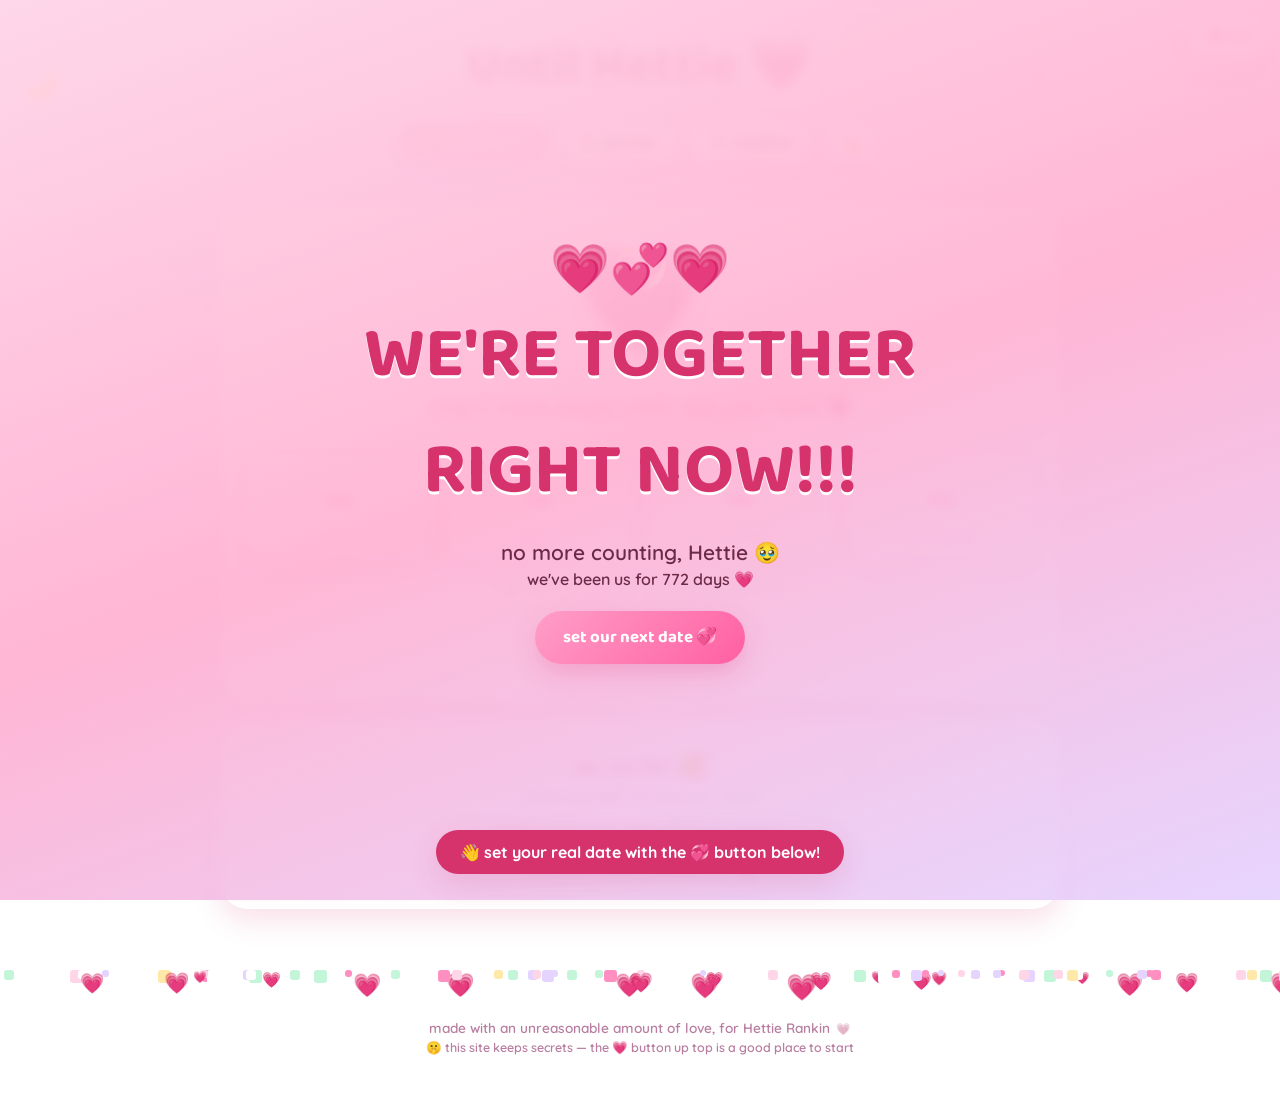
<file: index.html>
<!DOCTYPE html>
<html lang="en">
<head>
  <meta charset="UTF-8">
  <meta name="viewport" content="width=device-width, initial-scale=1.0">
  <title>Until Hettie 💗</title>
  <link rel="icon" href="data:image/svg+xml,<svg xmlns=%22http://www.w3.org/2000/svg%22 viewBox=%220 0 100 100%22><text y=%22.9em%22 font-size=%2290%22>💗</text></svg>">
  <link rel="preconnect" href="https://fonts.googleapis.com">
  <link href="https://fonts.googleapis.com/css2?family=Baloo+2:wght@500;700;800&family=Quicksand:wght@500;600;700&display=swap" rel="stylesheet">
  <link rel="stylesheet" href="css/style.css">
</head>
<body>
  <header>
    <h1 class="site-title">Until Hettie <span id="title-heart">💗</span></h1>
    <nav class="nav">
      <a href="index.html" class="active"><span class="hg">⏳</span> countdown</a>
      <a href="garden.html">🌷 garden</a>
      <a href="mailbox.html">💌 mailbox</a>
      <a href="treasure.html" class="lock" title="locked… for now">🔒</a>
    </nav>
  </header>

  <main>
    <section class="card">
      <div class="mascot" id="mascot">💗</div>
      <div>
        <button class="hh" data-hh="h1" aria-label="a tiny secret">💗</button>
      </div>
      <p class="caption swap" id="caption">counting the seconds…</p>

      <div class="cd-grid">
        <div class="cd-cell"><span class="cd-num" id="cd-days">–</span><span class="cd-label">days</span></div>
        <div class="cd-cell"><span class="cd-num" id="cd-hours">–</span><span class="cd-label">hours</span></div>
        <div class="cd-cell"><span class="cd-num" id="cd-mins">–</span><span class="cd-label">minutes</span></div>
        <div class="cd-cell"><span class="cd-num" id="cd-secs">–</span><span class="cd-label">seconds</span></div>
      </div>

      <div class="progress">
        <div id="progress-hearts">🤍🤍🤍🤍🤍🤍🤍🤍🤍🤍</div>
        <p class="muted" id="progress-label"></p>
      </div>

      <div class="milestone" id="milestone" hidden></div>

      <p style="margin-top:18px">
        <button class="btn" id="change-date">💞 change our date</button>
      </p>
    </section>

    <section class="card us-card">
      <h2>us, so far 🥰</h2>
      <p class="muted">since the 24th of October, 2024</p>
      <p id="us-timer">…</p>
      <p class="muted tiny" id="us-beats"></p>
    </section>
  </main>

  <footer>
    made with an unreasonable amount of love, for Hettie Rankin
    <button class="hh" data-hh="h2" aria-label="a tiny secret">💗</button>
    <br><span class="tiny">🤫 this site keeps secrets — the 💗 button up top is a good place to start</span>
  </footer>

  <div class="modal-backdrop" id="setter-modal" hidden>
    <div class="modal">
      <button class="modal-close" data-close>✕</button>
      <h2>💞 when do we see each other?</h2>
      <p class="muted">this updates for both of us, wherever we are</p>
      <form id="setter-form" style="margin-top:14px; display:grid; gap:12px; justify-items:center">
        <input type="datetime-local" id="date-input" required>
        <button type="submit" class="btn" id="setter-save">save for both of us 💌</button>
      </form>
    </div>
  </div>

  <script src="js/config.js"></script>
  <script src="js/notes.js"></script>
  <script src="js/sync.js"></script>
  <script src="js/effects.js"></script>
  <script src="js/medals.js"></script>
  <script src="js/eggs.js"></script>
  <script src="js/countdown.js"></script>
</body>
</html>
</file>
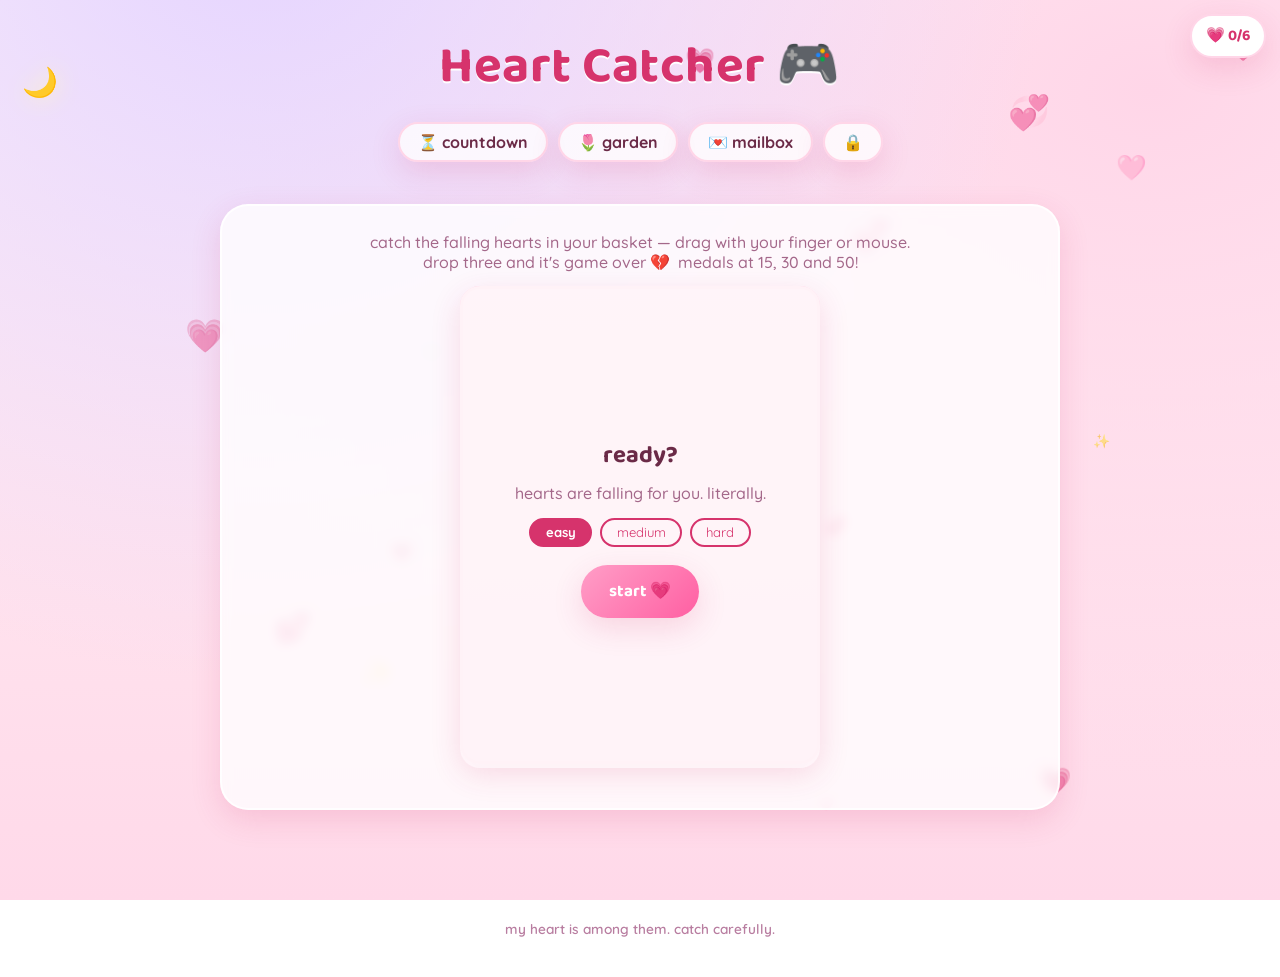
<file: arcade.html>
<!DOCTYPE html>
<html lang="en">
<head>
  <meta charset="UTF-8">
  <meta name="viewport" content="width=device-width, initial-scale=1.0">
  <title>Heart Catcher 🎮</title>
  <link rel="icon" href="data:image/svg+xml,<svg xmlns=%22http://www.w3.org/2000/svg%22 viewBox=%220 0 100 100%22><text y=%22.9em%22 font-size=%2290%22>🎮</text></svg>">
  <link rel="preconnect" href="https://fonts.googleapis.com">
  <link href="https://fonts.googleapis.com/css2?family=Baloo+2:wght@500;700;800&family=Quicksand:wght@500;600;700&display=swap" rel="stylesheet">
  <link rel="stylesheet" href="css/style.css">
</head>
<body>
  <header>
    <h1 class="site-title">Heart Catcher 🎮</h1>
    <nav class="nav">
      <a href="index.html"><span class="hg">⏳</span> countdown</a>
      <a href="garden.html">🌷 garden</a>
      <a href="mailbox.html">💌 mailbox</a>
      <a href="treasure.html" class="lock" title="locked… for now">🔒</a>
    </nav>
  </header>

  <main>
    <section class="card">
      <p class="muted">catch the falling hearts in your basket — drag with your finger or mouse.<br>
      drop three and it's game over 💔 &nbsp;medals at 15, 30 and 50!</p>
      <div class="game-wrap">
        <canvas id="game" width="360" height="480"></canvas>
        <div class="game-overlay" id="game-overlay">
          <h2 id="game-title">ready?</h2>
          <p class="muted" id="game-sub">hearts are falling for you. literally.</p>
          <div class="diff-picker">
            <button class="diff-btn active" data-diff="easy">easy</button>
            <button class="diff-btn" data-diff="medium">medium</button>
            <button class="diff-btn" data-diff="hard">hard</button>
          </div>
          <button class="btn" id="game-start">start 💗</button>
        </div>
      </div>
      <p class="muted tiny" id="game-best"></p>
    </section>
  </main>

  <footer>my heart is among them. catch carefully.</footer>

  <script src="js/config.js"></script>
  <script src="js/notes.js"></script>
  <script src="js/effects.js"></script>
  <script src="js/medals.js"></script>
  <script src="js/eggs.js"></script>
  <script src="js/arcade.js"></script>
</body>
</html>
</file>
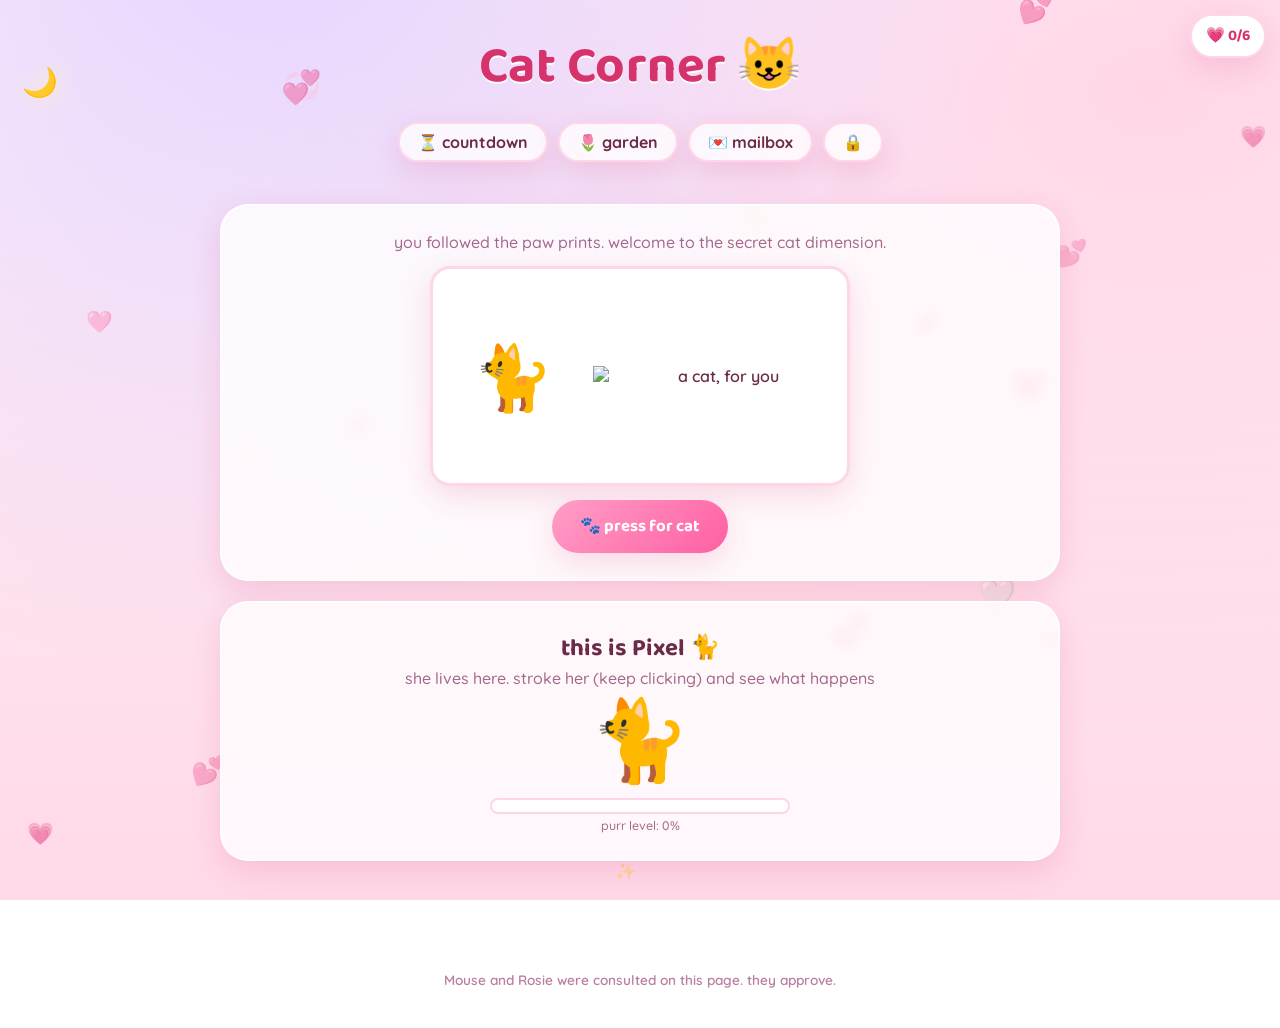
<file: catcorner.html>
<!DOCTYPE html>
<html lang="en">
<head>
  <meta charset="UTF-8">
  <meta name="viewport" content="width=device-width, initial-scale=1.0">
  <title>Cat Corner 😺 shh, it's a secret</title>
  <link rel="icon" href="data:image/svg+xml,<svg xmlns=%22http://www.w3.org/2000/svg%22 viewBox=%220 0 100 100%22><text y=%22.9em%22 font-size=%2290%22>😺</text></svg>">
  <link rel="preconnect" href="https://fonts.googleapis.com">
  <link href="https://fonts.googleapis.com/css2?family=Baloo+2:wght@500;700;800&family=Quicksand:wght@500;600;700&display=swap" rel="stylesheet">
  <link rel="stylesheet" href="css/style.css">
</head>
<body>
  <header>
    <h1 class="site-title">Cat Corner 😺</h1>
    <nav class="nav">
      <a href="index.html"><span class="hg">⏳</span> countdown</a>
      <a href="garden.html">🌷 garden</a>
      <a href="mailbox.html">💌 mailbox</a>
      <a href="treasure.html" class="lock" title="locked… for now">🔒</a>
    </nav>
  </header>

  <main>
    <section class="card">
      <p class="muted">you followed the paw prints. welcome to the secret cat dimension.</p>
      <div class="cat-frame" id="cat-frame">
        <span class="cat-placeholder" id="cat-placeholder">🐈</span>
        <img id="cat-img" alt="a cat, for you" hidden>
      </div>
      <button class="btn" id="cat-btn">🐾 press for cat</button>
      <p class="muted tiny" id="cat-count"></p>
    </section>

    <section class="card">
      <h2>this is Pixel 🐈</h2>
      <p class="muted">she lives here. stroke her (keep clicking) and see what happens</p>
      <div class="pet-cat" id="pet-cat">🐈</div>
      <div class="purr-meter"><div class="purr-fill" id="purr-fill"></div></div>
      <p class="muted tiny" id="purr-label">purr level: 0%</p>
    </section>
  </main>

  <footer>Mouse and Rosie were consulted on this page. they approve.</footer>

  <script src="js/config.js"></script>
  <script src="js/notes.js"></script>
  <script src="js/effects.js"></script>
  <script src="js/medals.js"></script>
  <script src="js/eggs.js"></script>
  <script src="js/catcorner.js"></script>
</body>
</html>
</file>
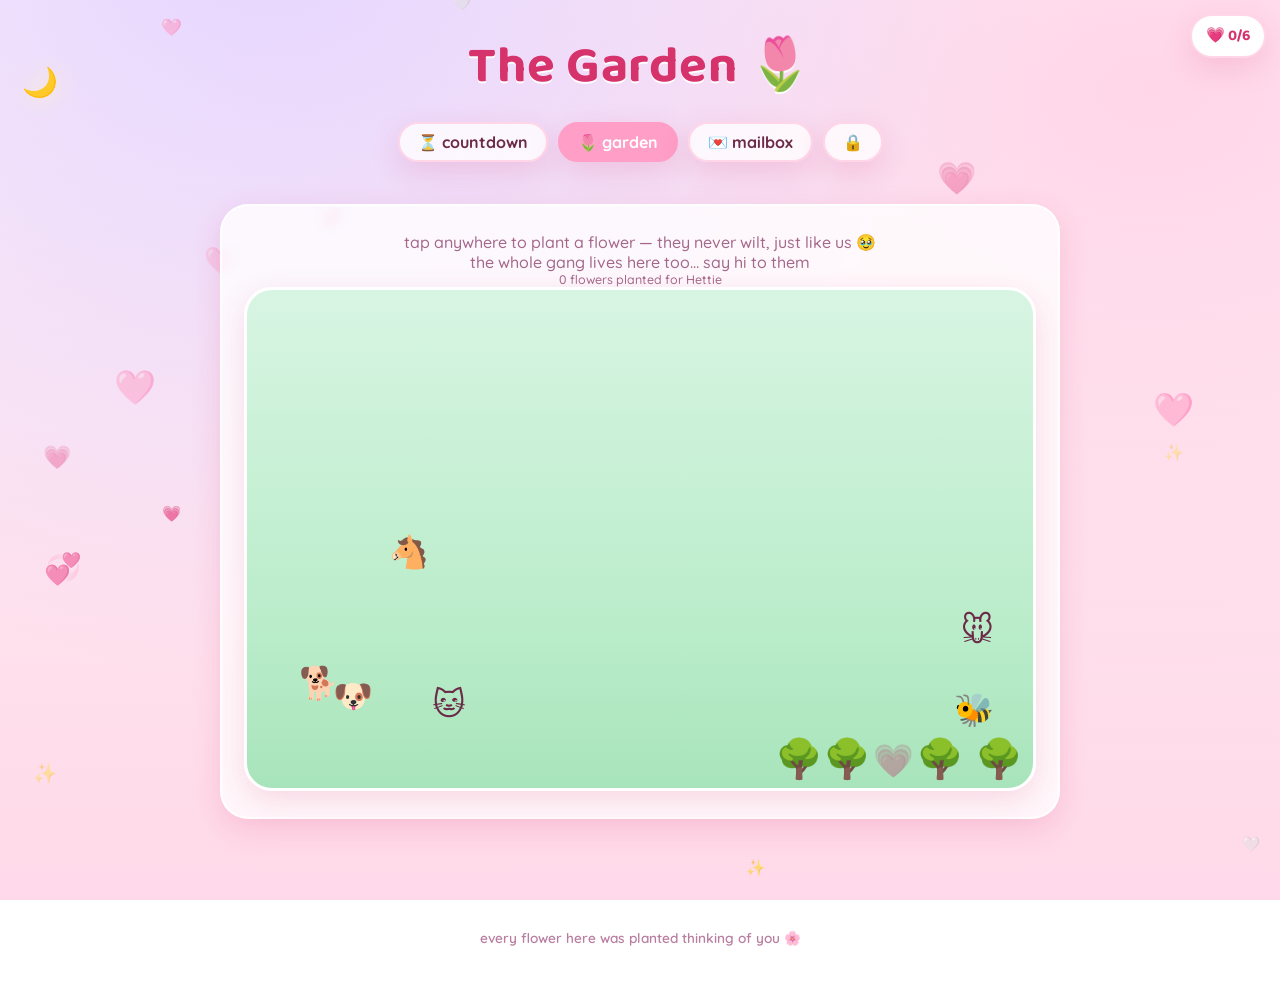
<file: garden.html>
<!DOCTYPE html>
<html lang="en">
<head>
  <meta charset="UTF-8">
  <meta name="viewport" content="width=device-width, initial-scale=1.0">
  <title>The Garden 🌷 Until Hettie</title>
  <link rel="icon" href="data:image/svg+xml,<svg xmlns=%22http://www.w3.org/2000/svg%22 viewBox=%220 0 100 100%22><text y=%22.9em%22 font-size=%2290%22>🌷</text></svg>">
  <link rel="preconnect" href="https://fonts.googleapis.com">
  <link href="https://fonts.googleapis.com/css2?family=Baloo+2:wght@500;700;800&family=Quicksand:wght@500;600;700&display=swap" rel="stylesheet">
  <link rel="stylesheet" href="css/style.css">
</head>
<body>
  <header>
    <h1 class="site-title">The Garden 🌷</h1>
    <nav class="nav">
      <a href="index.html"><span class="hg">⏳</span> countdown</a>
      <a href="garden.html" class="active">🌷 garden</a>
      <a href="mailbox.html">💌 mailbox</a>
      <a href="treasure.html" class="lock" title="locked… for now">🔒</a>
    </nav>
  </header>

  <main>
    <section class="card">
      <p class="muted">tap anywhere to plant a flower — they never wilt, just like us 🥹<br>
      the whole gang lives here too… say hi to them</p>
      <p class="muted tiny" id="flower-count"></p>

      <div class="plot" id="plot">
        <div class="bushes">
          🌳🌳<button class="hh" data-hh="h3" aria-label="a tiny secret">💗</button>🌳
        </div>
        <button class="hh hidden-until" data-hh="h4" aria-label="a tiny secret"
                style="position:absolute; top:12%; left:8%; z-index:6">💗</button>
      </div>
    </section>
  </main>

  <footer>every flower here was planted thinking of you 🌸</footer>

  <script src="js/config.js"></script>
  <script src="js/notes.js"></script>
  <script src="js/sync.js"></script>
  <script src="js/effects.js"></script>
  <script src="js/medals.js"></script>
  <script src="js/eggs.js"></script>
  <script src="js/garden.js"></script>
</body>
</html>
</file>
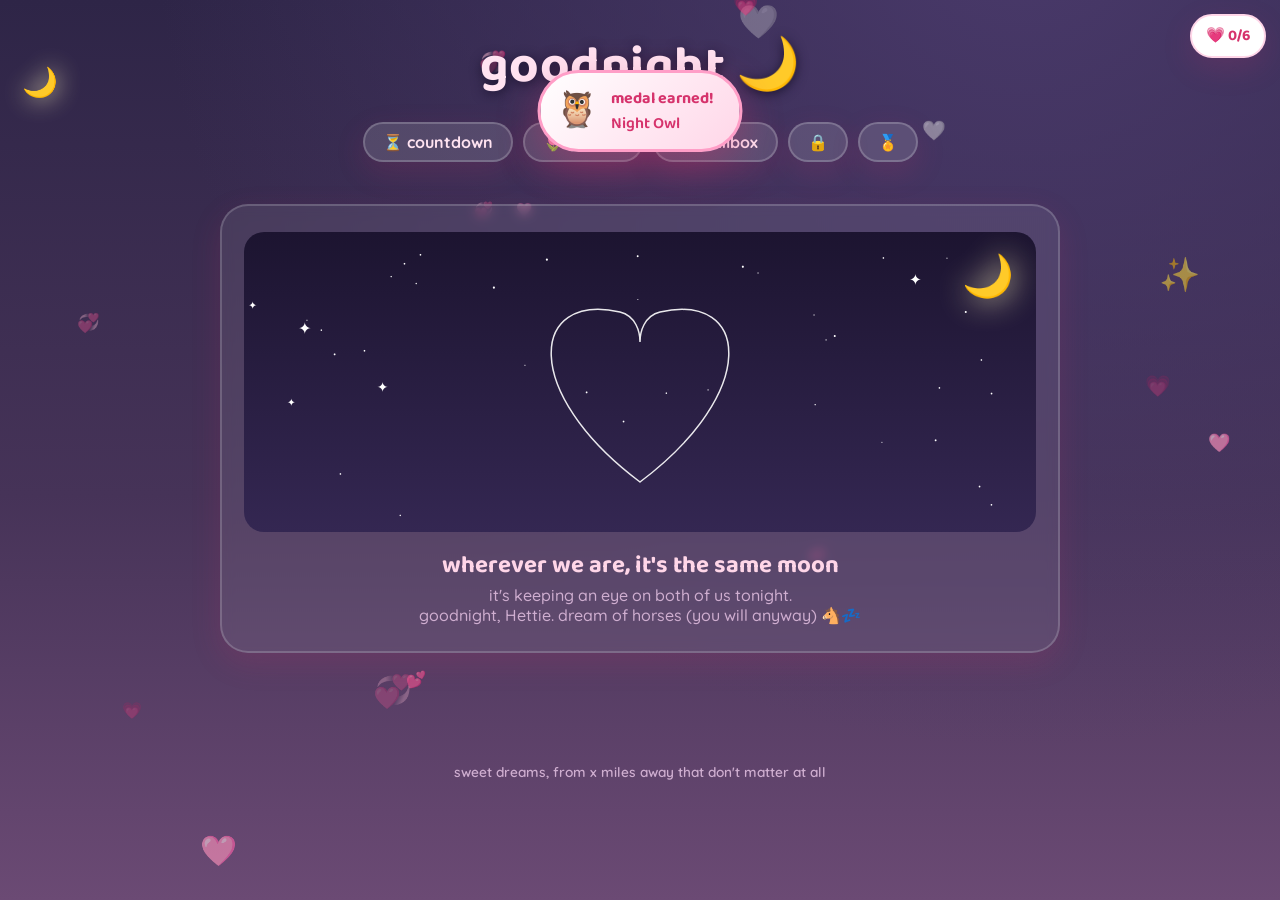
<file: goodnight.html>
<!DOCTYPE html>
<html lang="en">
<head>
  <meta charset="UTF-8">
  <meta name="viewport" content="width=device-width, initial-scale=1.0">
  <title>Goodnight 🌙</title>
  <link rel="icon" href="data:image/svg+xml,<svg xmlns=%22http://www.w3.org/2000/svg%22 viewBox=%220 0 100 100%22><text y=%22.9em%22 font-size=%2290%22>🌙</text></svg>">
  <link rel="preconnect" href="https://fonts.googleapis.com">
  <link href="https://fonts.googleapis.com/css2?family=Baloo+2:wght@500;700;800&family=Quicksand:wght@500;600;700&display=swap" rel="stylesheet">
  <link rel="stylesheet" href="css/style.css">
</head>
<body class="night">
  <header>
    <h1 class="site-title">goodnight 🌙</h1>
    <nav class="nav">
      <a href="index.html"><span class="hg">⏳</span> countdown</a>
      <a href="garden.html">🌷 garden</a>
      <a href="mailbox.html">💌 mailbox</a>
      <a href="treasure.html" class="lock" title="locked… for now">🔒</a>
    </nav>
  </header>

  <main>
    <section class="card night-card">
      <div class="sky" id="sky">
        <svg id="constellation" viewBox="0 0 400 300" aria-hidden="true">
          <path id="heart-line" d="M200 250 C 80 160, 90 60, 180 80 C 196 84, 200 100, 200 110 C 200 100, 204 84, 220 80 C 310 60, 320 160, 200 250 Z"
                fill="none" stroke="#fff" stroke-width="1.5" stroke-linecap="round"/>
        </svg>
        <span class="big-moon">🌙</span>
      </div>
      <h2 id="night-msg">wherever we are, it's the same moon</h2>
      <p class="muted">it's keeping an eye on both of us tonight.<br>
      goodnight, Hettie. dream of horses (you will anyway) 🐴💤</p>
    </section>
  </main>

  <footer>sweet dreams, from x miles away that don't matter at all</footer>

  <script src="js/config.js"></script>
  <script src="js/notes.js"></script>
  <script src="js/effects.js"></script>
  <script src="js/medals.js"></script>
  <script src="js/eggs.js"></script>
  <script src="js/goodnight.js"></script>
</body>
</html>
</file>
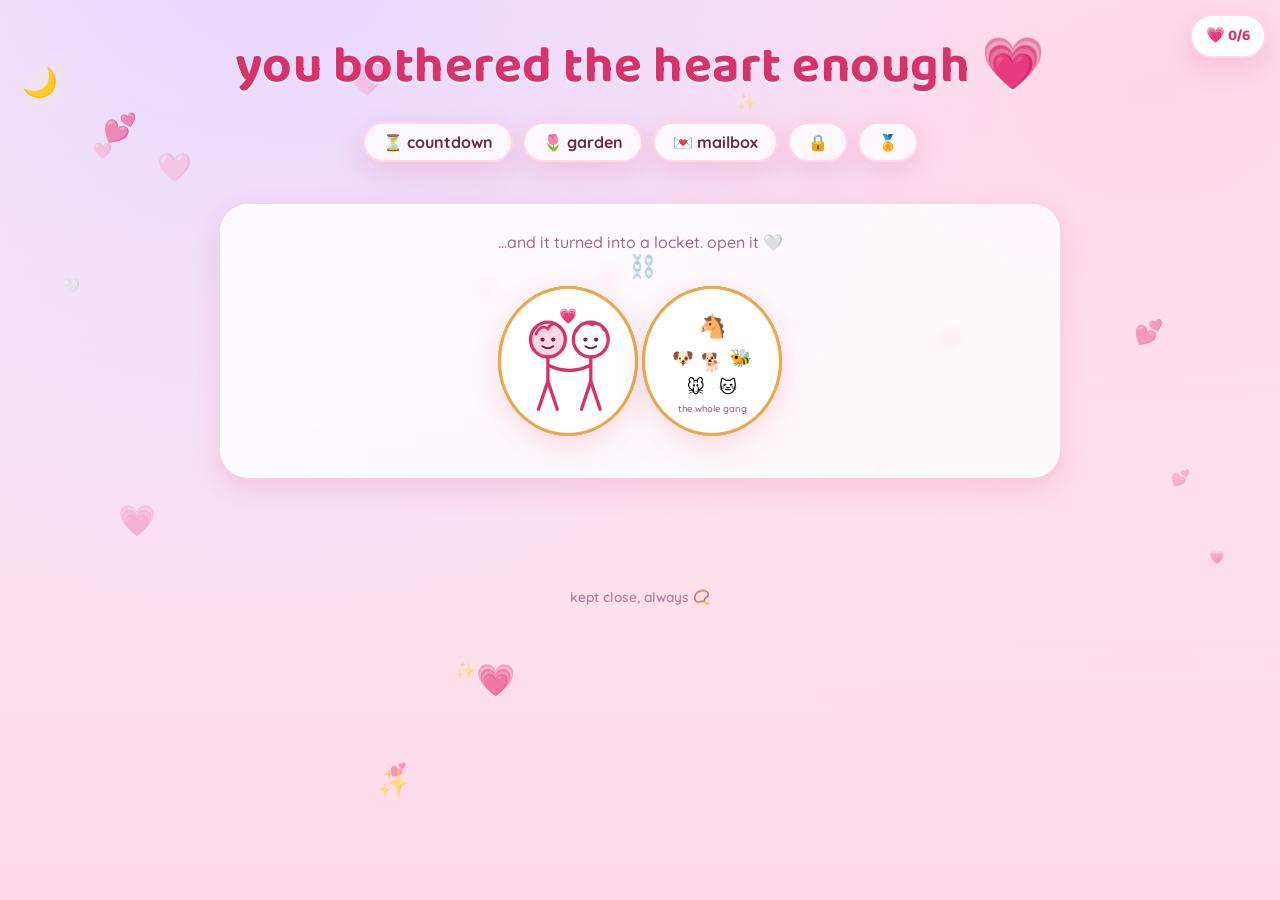
<file: locket.html>
<!DOCTYPE html>
<html lang="en">
<head>
  <meta charset="UTF-8">
  <meta name="viewport" content="width=device-width, initial-scale=1.0">
  <title>📿 a little locket</title>
  <link rel="icon" href="data:image/svg+xml,<svg xmlns=%22http://www.w3.org/2000/svg%22 viewBox=%220 0 100 100%22><text y=%22.9em%22 font-size=%2290%22>📿</text></svg>">
  <link rel="preconnect" href="https://fonts.googleapis.com">
  <link href="https://fonts.googleapis.com/css2?family=Baloo+2:wght@500;700;800&family=Quicksand:wght@500;600;700&display=swap" rel="stylesheet">
  <link rel="stylesheet" href="css/style.css">
</head>
<body>
  <header>
    <h1 class="site-title">you bothered the heart enough 💗</h1>
    <nav class="nav">
      <a href="index.html"><span class="hg">⏳</span> countdown</a>
      <a href="garden.html">🌷 garden</a>
      <a href="mailbox.html">💌 mailbox</a>
      <a href="treasure.html" class="lock" title="locked… for now">🔒</a>
    </nav>
  </header>

  <main>
    <section class="card">
      <p class="muted">…and it turned into a locket. open it 🤍</p>
      <div class="locket-chain">⛓️</div>
      <div class="locket" id="locket">
        <div class="locket-half left" id="locket-left">
          <div class="locket-lid">💗</div>
          <div class="locket-inside" id="locket-frame-1"></div>
        </div>
        <div class="locket-half right">
          <div class="locket-lid">💗</div>
          <div class="locket-inside" id="locket-frame-2"></div>
        </div>
      </div>
      <p class="muted" id="locket-caption" hidden></p>
    </section>
  </main>

  <footer>kept close, always 📿</footer>

  <script src="js/config.js"></script>
  <script src="js/notes.js"></script>
  <script src="js/effects.js"></script>
  <script src="js/medals.js"></script>
  <script src="js/eggs.js"></script>
  <script src="js/locket.js"></script>
</body>
</html>
</file>
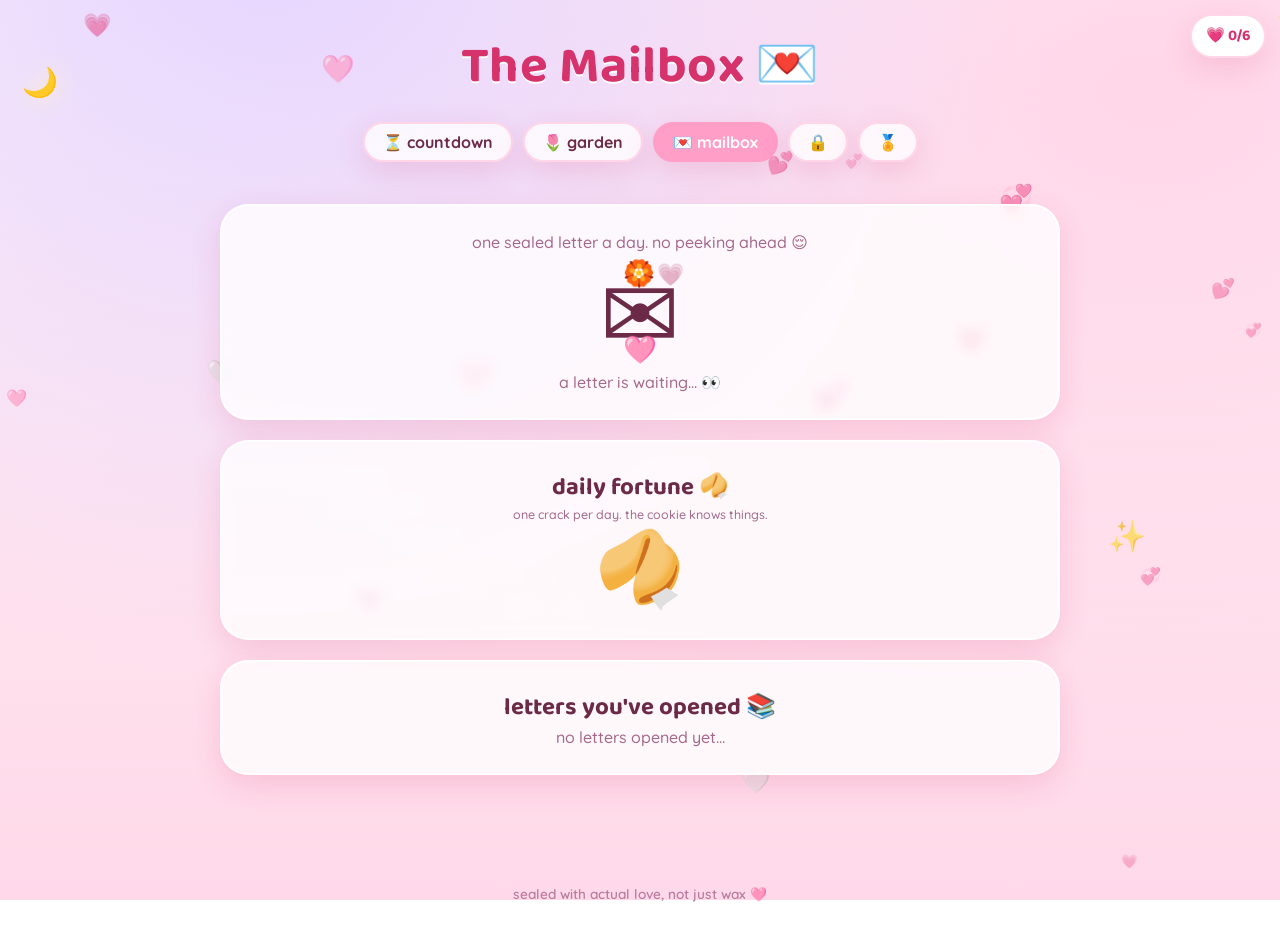
<file: mailbox.html>
<!DOCTYPE html>
<html lang="en">
<head>
  <meta charset="UTF-8">
  <meta name="viewport" content="width=device-width, initial-scale=1.0">
  <title>The Mailbox 💌 Until Hettie</title>
  <link rel="icon" href="data:image/svg+xml,<svg xmlns=%22http://www.w3.org/2000/svg%22 viewBox=%220 0 100 100%22><text y=%22.9em%22 font-size=%2290%22>💌</text></svg>">
  <link rel="preconnect" href="https://fonts.googleapis.com">
  <link href="https://fonts.googleapis.com/css2?family=Baloo+2:wght@500;700;800&family=Quicksand:wght@500;600;700&display=swap" rel="stylesheet">
  <link rel="stylesheet" href="css/style.css">
</head>
<body>
  <header>
    <h1 class="site-title">The Mailbox 💌</h1>
    <nav class="nav">
      <a href="index.html"><span class="hg">⏳</span> countdown</a>
      <a href="garden.html">🌷 garden</a>
      <a href="mailbox.html" class="active">💌 mailbox</a>
      <a href="treasure.html" class="lock" title="locked… for now">🔒</a>
    </nav>
  </header>

  <main>
    <section class="card">
      <p class="muted">one sealed letter a day. no peeking ahead 😌</p>

      <div class="envelope" id="envelope">
        ✉️
        <span class="stamp">🏵️<button class="hh" data-hh="h5" aria-label="a tiny secret">💗</button></span>
        <span class="seal"><span class="seal-emoji">🩷</span><button class="hh hidden-until" data-hh="h6" aria-label="a tiny secret">💗</button></span>
      </div>

      <p class="muted" id="next-letter">a letter is waiting… 👀</p>

      <div id="letter" hidden>
        <div class="letter-paper">
          <p id="letter-text"></p>
        </div>
      </div>
    </section>

    <section class="card">
      <h2>daily fortune 🥠</h2>
      <p class="muted tiny">one crack per day. the cookie knows things.</p>
      <div class="cookie" id="cookie">🥠</div>
      <div id="fortune" hidden><p class="fortune-slip" id="fortune-text"></p></div>
    </section>

    <section class="card">
      <h2>letters you've opened 📚</h2>
      <div id="past-letters"></div>
    </section>
  </main>

  <footer>sealed with actual love, not just wax 🩷</footer>

  <script src="js/config.js"></script>
  <script src="js/notes.js"></script>
  <script src="js/sync.js"></script>
  <script src="js/effects.js"></script>
  <script src="js/medals.js"></script>
  <script src="js/eggs.js"></script>
  <script src="js/mailbox.js"></script>
</body>
</html>
</file>
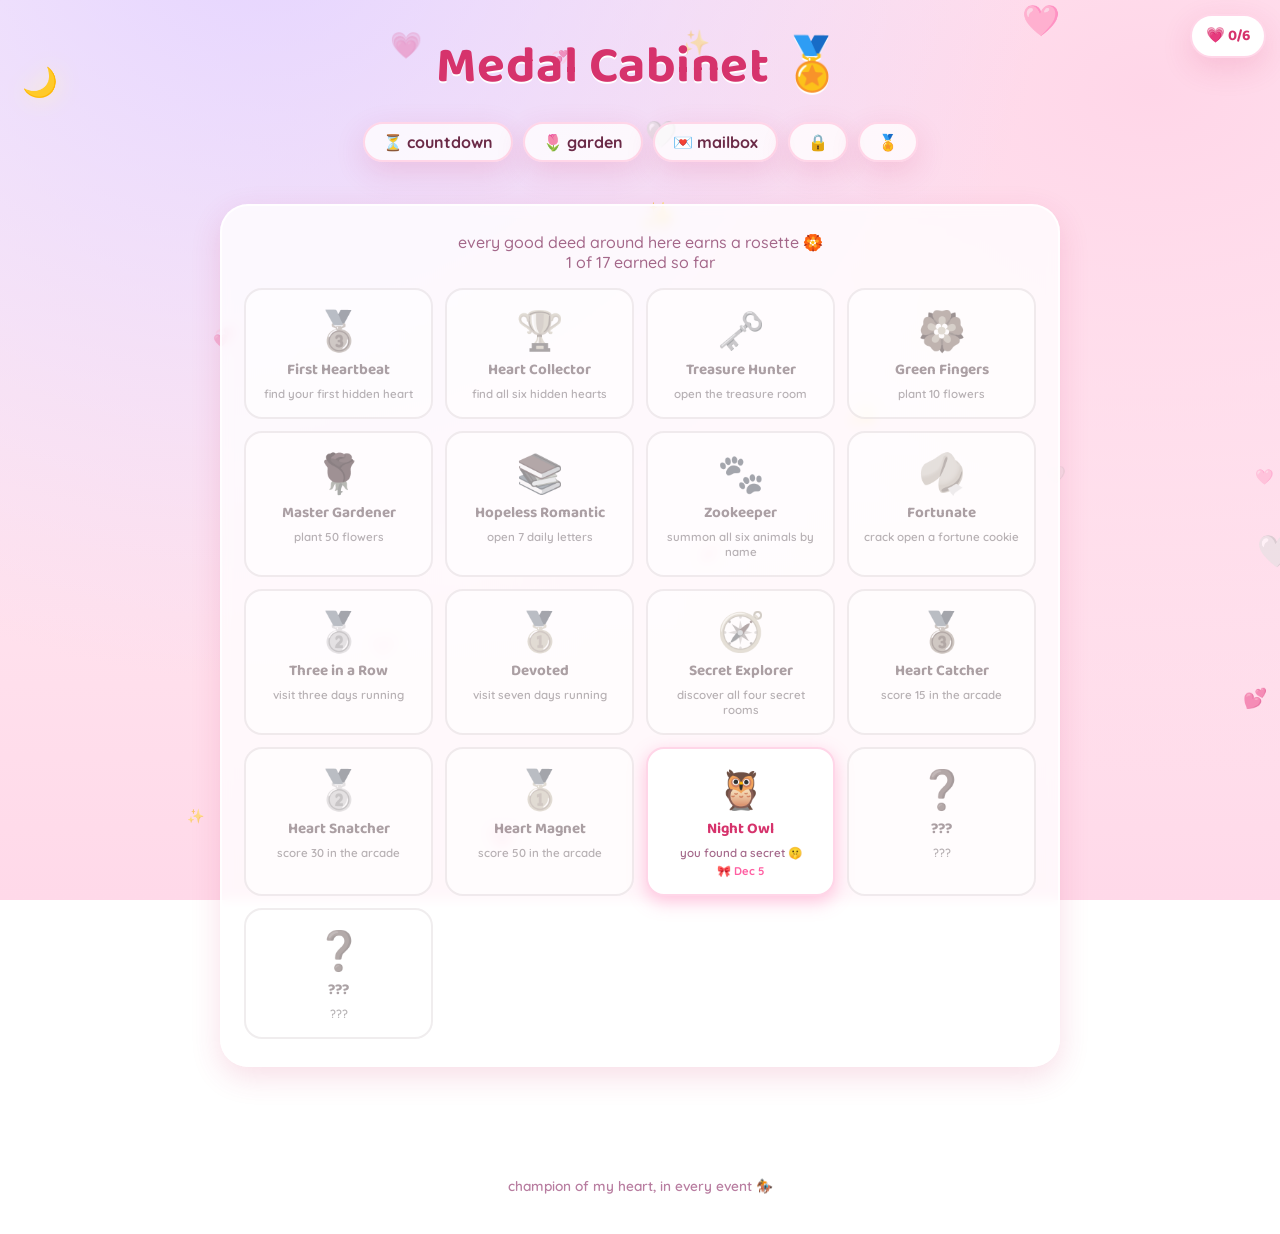
<file: medals.html>
<!DOCTYPE html>
<html lang="en">
<head>
  <meta charset="UTF-8">
  <meta name="viewport" content="width=device-width, initial-scale=1.0">
  <title>Medal Cabinet 🏅 Until Hettie</title>
  <link rel="icon" href="data:image/svg+xml,<svg xmlns=%22http://www.w3.org/2000/svg%22 viewBox=%220 0 100 100%22><text y=%22.9em%22 font-size=%2290%22>🏅</text></svg>">
  <link rel="preconnect" href="https://fonts.googleapis.com">
  <link href="https://fonts.googleapis.com/css2?family=Baloo+2:wght@500;700;800&family=Quicksand:wght@500;600;700&display=swap" rel="stylesheet">
  <link rel="stylesheet" href="css/style.css">
</head>
<body>
  <header>
    <h1 class="site-title">Medal Cabinet 🏅</h1>
    <nav class="nav">
      <a href="index.html"><span class="hg">⏳</span> countdown</a>
      <a href="garden.html">🌷 garden</a>
      <a href="mailbox.html">💌 mailbox</a>
      <a href="treasure.html" class="lock" title="locked… for now">🔒</a>
    </nav>
  </header>

  <main>
    <section class="card">
      <p class="muted">every good deed around here earns a rosette 🏵️<br>
      <span id="medal-tally"></span></p>
      <div class="medal-grid" id="medal-grid"></div>
    </section>
  </main>

  <footer>champion of my heart, in every event 🏇</footer>

  <script src="js/config.js"></script>
  <script src="js/notes.js"></script>
  <script src="js/effects.js"></script>
  <script src="js/medals.js"></script>
  <script src="js/eggs.js"></script>
  <script src="js/medalspage.js"></script>
</body>
</html>
</file>
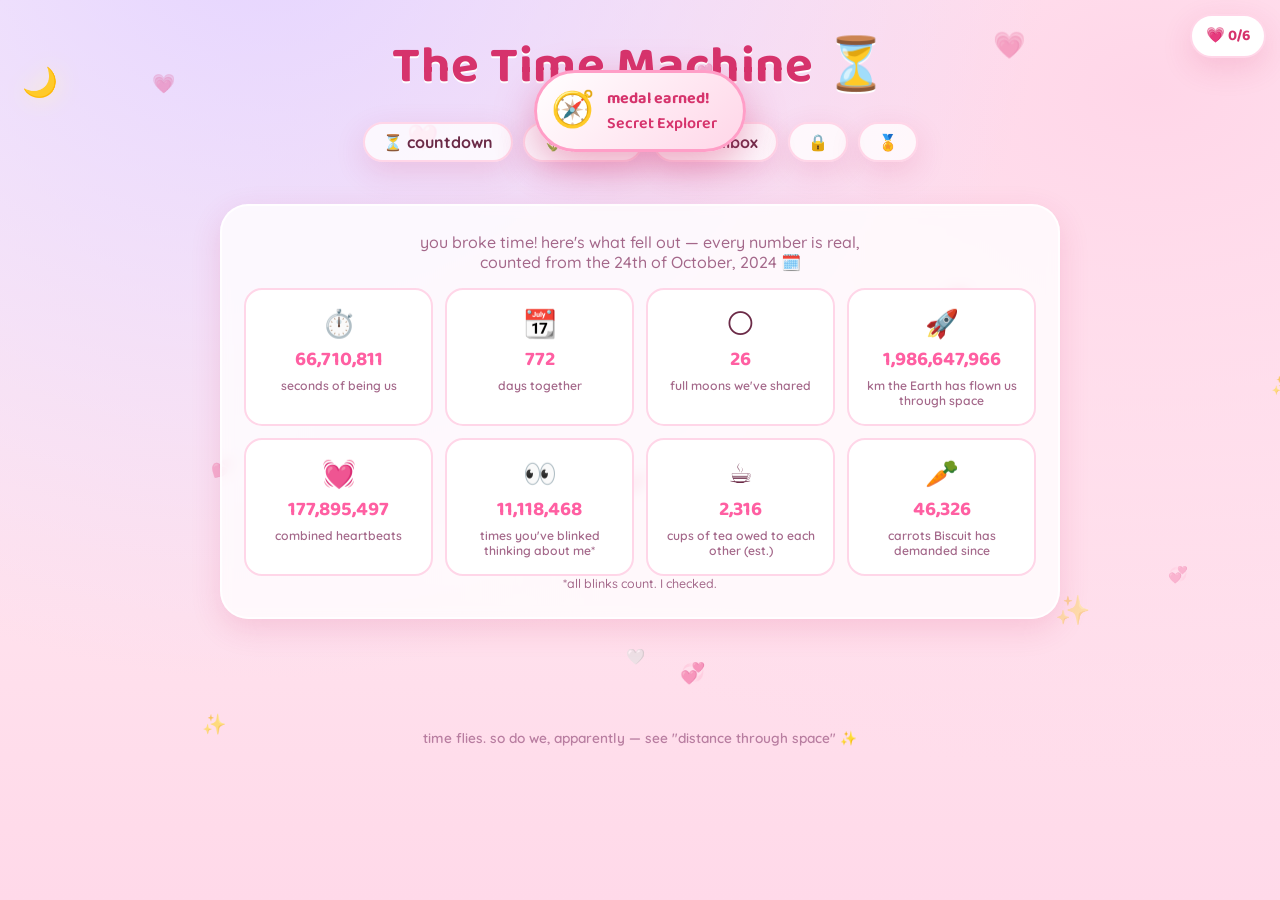
<file: timemachine.html>
<!DOCTYPE html>
<html lang="en">
<head>
  <meta charset="UTF-8">
  <meta name="viewport" content="width=device-width, initial-scale=1.0">
  <title>The Time Machine ⏳</title>
  <link rel="icon" href="data:image/svg+xml,<svg xmlns=%22http://www.w3.org/2000/svg%22 viewBox=%220 0 100 100%22><text y=%22.9em%22 font-size=%2290%22>⏳</text></svg>">
  <link rel="preconnect" href="https://fonts.googleapis.com">
  <link href="https://fonts.googleapis.com/css2?family=Baloo+2:wght@500;700;800&family=Quicksand:wght@500;600;700&display=swap" rel="stylesheet">
  <link rel="stylesheet" href="css/style.css">
</head>
<body>
  <header>
    <h1 class="site-title">The Time Machine ⏳</h1>
    <nav class="nav">
      <a href="index.html"><span class="hg">⏳</span> countdown</a>
      <a href="garden.html">🌷 garden</a>
      <a href="mailbox.html">💌 mailbox</a>
      <a href="treasure.html" class="lock" title="locked… for now">🔒</a>
    </nav>
  </header>

  <main>
    <section class="card">
      <p class="muted">you broke time! here's what fell out — every number is real,<br>
      counted from the 24th of October, 2024 🗓️</p>
      <div class="stat-grid" id="stat-grid"></div>
    </section>
  </main>

  <footer>time flies. so do we, apparently — see "distance through space" ✨</footer>

  <script src="js/config.js"></script>
  <script src="js/notes.js"></script>
  <script src="js/effects.js"></script>
  <script src="js/medals.js"></script>
  <script src="js/eggs.js"></script>
  <script src="js/timemachine.js"></script>
</body>
</html>
</file>
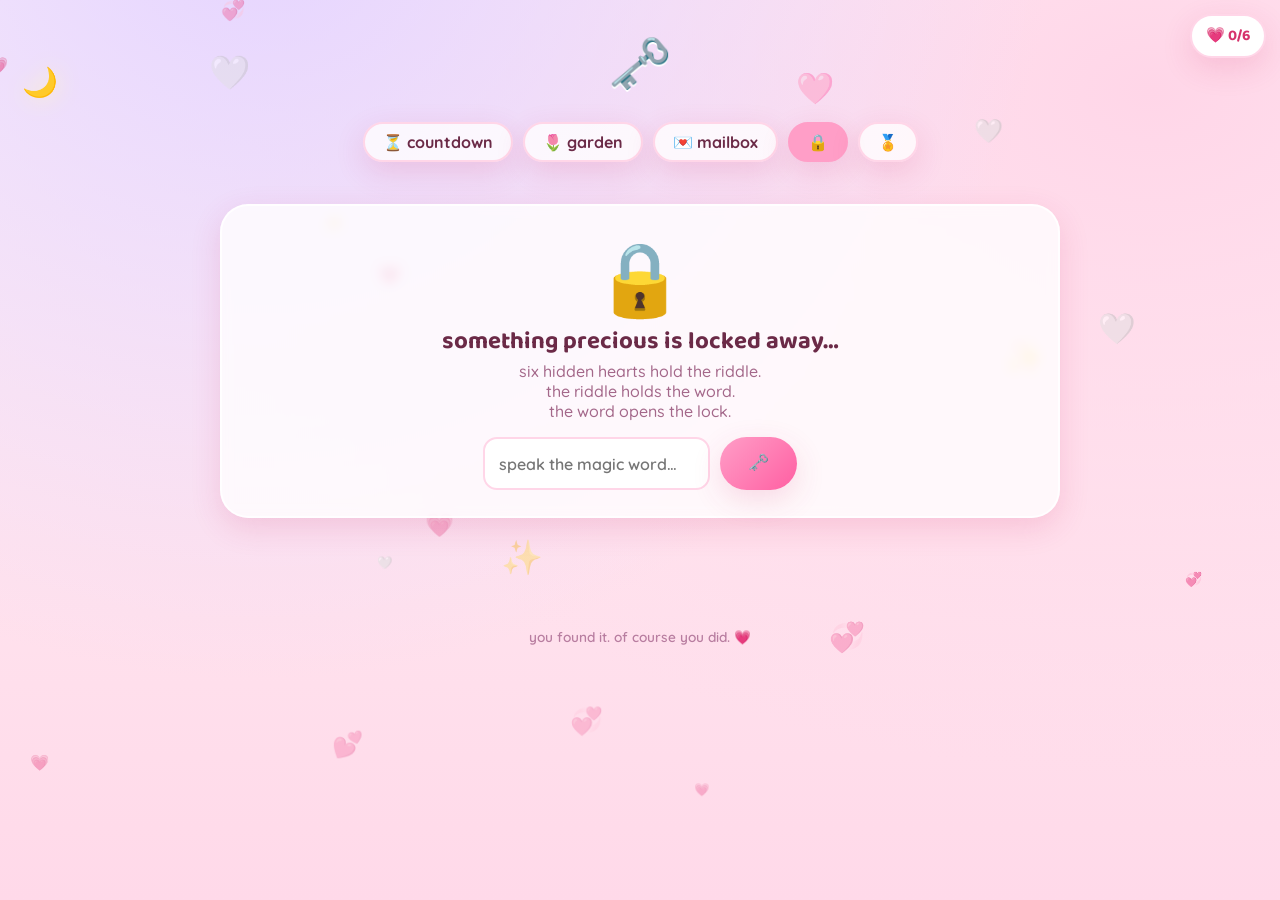
<file: treasure.html>
<!DOCTYPE html>
<html lang="en">
<head>
  <meta charset="UTF-8">
  <meta name="viewport" content="width=device-width, initial-scale=1.0">
  <title>??? 🔒 Until Hettie</title>
  <link rel="icon" href="data:image/svg+xml,<svg xmlns=%22http://www.w3.org/2000/svg%22 viewBox=%220 0 100 100%22><text y=%22.9em%22 font-size=%2290%22>🗝️</text></svg>">
  <link rel="preconnect" href="https://fonts.googleapis.com">
  <link href="https://fonts.googleapis.com/css2?family=Baloo+2:wght@500;700;800&family=Quicksand:wght@500;600;700&display=swap" rel="stylesheet">
  <link rel="stylesheet" href="css/style.css">
</head>
<body>
  <header>
    <h1 class="site-title">🗝️</h1>
    <nav class="nav">
      <a href="index.html"><span class="hg">⏳</span> countdown</a>
      <a href="garden.html">🌷 garden</a>
      <a href="mailbox.html">💌 mailbox</a>
      <a href="treasure.html" class="lock active">🔒</a>
    </nav>
  </header>

  <main>
    <section class="card" id="gate">
      <div class="gate-lock">🔒</div>
      <h2>something precious is locked away…</h2>
      <p class="muted">six hidden hearts hold the riddle.<br>the riddle holds the word.<br>the word opens the lock.</p>
      <form id="gate-form">
        <input type="text" id="gate-input" placeholder="speak the magic word…" autocomplete="off" maxlength="20">
        <button type="submit" class="btn">🗝️</button>
      </form>
    </section>

    <section id="treasure-room" hidden>
      <section class="card">
        <div class="gate-lock">💝</div>
        <h2>for Hettie Rankin</h2>
        <div class="treasure-stats" id="treasure-stats"></div>
        <div class="letter-paper">
          <p id="treasure-letter"></p>
        </div>
      </section>
    </section>
  </main>

  <footer>you found it. of course you did. 💗</footer>

  <script src="js/config.js"></script>
  <script src="js/notes.js"></script>
  <script src="js/sync.js"></script>
  <script src="js/effects.js"></script>
  <script src="js/medals.js"></script>
  <script src="js/eggs.js"></script>
  <script src="js/treasure.js"></script>
</body>
</html>
</file>
<file: css/style.css>
/* 🩷 soft pastel & cutesy 🩷 */
:root {
  --blush: #ffd6e8;
  --rose: #ff9ec7;
  --hot: #ff5fa2;
  --deep: #d6336c;
  --ink: #6b2a47;
  --cream: #fff5f9;
  --lilac: #e5d4ff;
  --card: rgba(255, 255, 255, 0.78);
  --shadow: 0 10px 30px rgba(214, 51, 108, 0.16);
  --round: 28px;
}

* { box-sizing: border-box; margin: 0; }

html { scroll-behavior: smooth; }

body {
  font-family: "Quicksand", system-ui, sans-serif;
  font-weight: 600;
  color: var(--ink);
  min-height: 100vh;
  background:
    radial-gradient(ellipse at 20% -10%, var(--lilac) 0%, transparent 55%),
    radial-gradient(ellipse at 90% 10%, var(--blush) 0%, transparent 60%),
    linear-gradient(180deg, var(--cream) 0%, #ffe3ee 60%, #ffd9e9 100%);
  background-attachment: fixed;
  overflow-x: hidden;
}

#bg-hearts {
  position: fixed;
  inset: 0;
  pointer-events: none;
  z-index: 0;
}

h1, h2, h3 { font-family: "Baloo 2", "Quicksand", sans-serif; }

main {
  position: relative;
  z-index: 1;
  max-width: 880px;
  margin: 0 auto;
  padding: 16px 20px 80px;
  text-align: center;
}

/* ---------- header & nav ---------- */
header {
  position: relative;
  z-index: 2;
  text-align: center;
  padding: 26px 16px 6px;
}

.site-title {
  font-size: clamp(2rem, 6vw, 3.2rem);
  color: var(--deep);
  text-shadow: 0 2px 0 #fff;
  letter-spacing: 0.5px;
}

.nav {
  display: flex;
  justify-content: center;
  flex-wrap: wrap;
  gap: 10px;
  margin-top: 14px;
}

.nav a {
  background: var(--card);
  border: 2px solid var(--blush);
  border-radius: 999px;
  padding: 8px 18px;
  text-decoration: none;
  color: var(--ink);
  font-weight: 700;
  box-shadow: var(--shadow);
  transition: transform 0.15s, background 0.15s;
}

.nav a:hover { transform: translateY(-3px) scale(1.04); background: #fff; }
.nav a.active { background: var(--rose); color: #fff; border-color: var(--rose); }

/* ---------- cards ---------- */
.card {
  background: var(--card);
  backdrop-filter: blur(6px);
  border: 2px solid #ffffffcc;
  border-radius: var(--round);
  box-shadow: var(--shadow);
  padding: 26px 22px;
  margin: 20px auto;
}

.muted { color: #a4688a; font-weight: 500; }
.tiny { font-size: 0.78rem; }

/* ---------- mascot & countdown ---------- */
.mascot {
  font-size: clamp(4rem, 12vw, 6.5rem);
  display: inline-block;
  animation: beat 1.6s ease-in-out infinite;
  filter: drop-shadow(0 8px 18px rgba(255, 95, 162, 0.45));
  cursor: default;
  user-select: none;
  position: relative;
}

@keyframes beat {
  0%, 100% { transform: scale(1); }
  12% { transform: scale(1.14); }
  24% { transform: scale(1.02); }
  36% { transform: scale(1.1); }
  50% { transform: scale(1); }
}

.caption {
  font-size: clamp(1rem, 3vw, 1.3rem);
  color: var(--deep);
  min-height: 2em;
  margin: 10px 0 4px;
}

.caption.swap { animation: capIn 0.6s ease; }
@keyframes capIn { from { opacity: 0; transform: translateY(8px); } }

.cd-grid {
  display: grid;
  grid-template-columns: repeat(4, 1fr);
  gap: 12px;
  margin: 18px 0 8px;
}

.cd-cell {
  background: #fff;
  border: 3px solid var(--blush);
  border-radius: 22px;
  padding: 16px 6px 12px;
  box-shadow: var(--shadow);
}

.cd-num {
  display: block;
  font-family: "Baloo 2", sans-serif;
  font-size: clamp(1.9rem, 7vw, 3.4rem);
  font-weight: 800;
  color: var(--hot);
  line-height: 1;
}

.cd-num.tick { animation: popNum 0.45s cubic-bezier(0.34, 1.56, 0.64, 1); }
@keyframes popNum { 0% { transform: scale(1.35); color: var(--deep); } }

.cd-label {
  font-size: 0.78rem;
  text-transform: uppercase;
  letter-spacing: 2px;
  color: #c2719b;
}

.progress { margin-top: 14px; }
#progress-hearts { font-size: 1.3rem; letter-spacing: 3px; }
#progress-label { margin-top: 4px; }

.milestone[hidden] { display: none; }

.milestone {
  margin: 14px auto 0;
  display: inline-block;
  background: linear-gradient(90deg, var(--rose), var(--hot));
  color: #fff;
  font-weight: 700;
  border-radius: 999px;
  padding: 10px 22px;
  box-shadow: var(--shadow);
  animation: wiggle 2.2s ease-in-out infinite;
}

@keyframes wiggle {
  0%, 100% { transform: rotate(-1.5deg); }
  50% { transform: rotate(1.5deg); }
}

/* ---------- buttons ---------- */
.btn {
  font-family: "Baloo 2", sans-serif;
  font-size: 1.05rem;
  font-weight: 700;
  background: linear-gradient(135deg, var(--rose), var(--hot));
  color: #fff;
  border: none;
  border-radius: 999px;
  padding: 13px 28px;
  cursor: pointer;
  box-shadow: var(--shadow);
  transition: transform 0.15s;
}

.btn:hover { transform: translateY(-2px) scale(1.04); }
.btn:active { transform: scale(0.96); }
.btn.ghost { background: #fff; color: var(--hot); border: 2px solid var(--blush); }
.btn.small { font-size: 0.9rem; padding: 8px 16px; }
.btn:disabled { opacity: 0.6; transform: none; }

/* ---------- us / relationship ---------- */
.us-card h2 { color: var(--deep); }
#us-timer {
  font-family: "Baloo 2", sans-serif;
  font-size: clamp(1.3rem, 4.5vw, 2rem);
  color: var(--hot);
  margin: 6px 0 2px;
}

/* ---------- hidden hearts ---------- */
.hh {
  background: none;
  border: none;
  cursor: pointer;
  font-size: 0.85em;
  opacity: 0.4;
  padding: 8px;
  margin: -6px;
  transition: opacity 0.2s, transform 0.2s;
  filter: saturate(0.7);
}

.hh:hover { opacity: 1; transform: scale(1.35) rotate(-8deg); filter: none; }
.hh.found { opacity: 0.95; filter: none; }
.hh.hidden-until { display: none; }
.hh.sprouted { display: inline-block; animation: sprout 0.8s cubic-bezier(0.34, 1.56, 0.64, 1); }
@keyframes sprout { from { transform: scale(0); } }

.heart-chip {
  position: fixed;
  top: 14px;
  right: 14px;
  z-index: 50;
  background: #fff;
  border: 2px solid var(--blush);
  border-radius: 999px;
  padding: 8px 14px;
  font-family: "Baloo 2", sans-serif;
  font-weight: 700;
  font-size: 0.95rem;
  color: var(--deep);
  cursor: pointer;
  box-shadow: var(--shadow);
  transition: transform 0.15s;
}

.heart-chip:hover { transform: scale(1.08); }

/* ---------- modals ---------- */
.modal-backdrop[hidden] { display: none; }

.modal-backdrop {
  position: fixed;
  inset: 0;
  z-index: 100;
  background: rgba(214, 51, 108, 0.25);
  backdrop-filter: blur(4px);
  display: flex;
  align-items: center;
  justify-content: center;
  padding: 18px;
}

.modal {
  position: relative;
  background: var(--cream);
  border: 3px solid var(--blush);
  border-radius: var(--round);
  box-shadow: 0 24px 60px rgba(214, 51, 108, 0.35);
  max-width: 460px;
  width: 100%;
  max-height: 86vh;
  overflow-y: auto;
  padding: 28px 24px;
  text-align: center;
  animation: modalIn 0.35s cubic-bezier(0.34, 1.56, 0.64, 1);
}

@keyframes modalIn { from { transform: scale(0.7) translateY(30px); opacity: 0; } }

.modal h2 { color: var(--deep); margin-bottom: 6px; }

.modal-close {
  position: absolute;
  top: 10px;
  right: 12px;
  background: none;
  border: none;
  font-size: 1.1rem;
  color: #c2719b;
  cursor: pointer;
}

.modal.note .note-heart { font-size: 3rem; animation: beat 1.2s infinite; }
.modal.note p { font-size: 1.15rem; margin-top: 10px; color: var(--ink); }

.clue-list { list-style: none; text-align: left; margin: 12px 0; padding: 0; }
.clue-list li { padding: 5px 2px; border-bottom: 1px dashed var(--blush); }
.clue-list li.got { color: #b88; }

.riddle { white-space: pre-line; font-style: italic; color: var(--deep); margin: 8px 0 14px; }

.whisper { margin-top: 14px; }
#whisper-form { display: flex; gap: 8px; justify-content: center; margin-top: 6px; }

input[type="text"], input[type="datetime-local"] {
  font-family: "Quicksand", sans-serif;
  font-weight: 600;
  font-size: 1rem;
  color: var(--ink);
  background: #fff;
  border: 2px solid var(--blush);
  border-radius: 14px;
  padding: 10px 14px;
  outline: none;
}

input:focus { border-color: var(--rose); }

/* ---------- celebration ---------- */
.celebration {
  position: fixed;
  inset: 0;
  z-index: 200;
  display: flex;
  align-items: center;
  justify-content: center;
  background: linear-gradient(160deg, #ffd6e8ee, #ffb3d3ee, #e5d4ffee);
  backdrop-filter: blur(6px);
  animation: capIn 0.8s ease;
  text-align: center;
  padding: 20px;
}

.celebration h1 {
  font-size: clamp(2.2rem, 9vw, 4.5rem);
  color: var(--deep);
  text-shadow: 0 3px 0 #fff;
}

.celebration-hearts { font-size: 3rem; animation: beat 0.8s infinite; }
.celebration-sub { font-size: 1.3rem; margin: 10px 0 4px; }
.celebration-us { margin-bottom: 22px; }

/* ---------- fx ---------- */
.fx-pop, .fx-burst {
  position: fixed;
  z-index: 300;
  pointer-events: none;
  animation: floatUp 1.1s ease-out forwards;
}

@keyframes floatUp {
  to { transform: translateY(-70px) scale(0.4); opacity: 0; }
}

.fx-burst { animation: burstOut 1.4s cubic-bezier(0.22, 0.9, 0.35, 1) forwards; }
@keyframes burstOut {
  to { transform: translate(var(--dx), var(--dy)) rotate(120deg); opacity: 0; }
}

.fx-confetti {
  position: fixed;
  top: -20px;
  z-index: 250;
  pointer-events: none;
  border-radius: 3px;
  animation: confettiFall linear forwards;
}

@keyframes confettiFall {
  to { transform: translateY(110vh) rotate(720deg); }
}

.fx-toast {
  position: fixed;
  bottom: 26px;
  left: 50%;
  transform: translateX(-50%) translateY(80px);
  z-index: 400;
  background: var(--deep);
  color: #fff;
  font-weight: 700;
  border-radius: 999px;
  padding: 12px 24px;
  box-shadow: var(--shadow);
  transition: transform 0.35s cubic-bezier(0.34, 1.56, 0.64, 1);
  max-width: 86vw;
  text-align: center;
}

.fx-toast.show { transform: translateX(-50%) translateY(0); }

.egg-runner {
  position: fixed;
  z-index: 150;
  font-size: 3.2rem;
  pointer-events: none;
  filter: drop-shadow(0 6px 8px rgba(214, 51, 108, 0.3));
}

.egg-hatch {
  position: fixed;
  left: 50%;
  top: 45%;
  transform: translate(-50%, -50%);
  z-index: 150;
  font-size: 5rem;
  animation: eggWobble 0.4s ease-in-out 4;
  pointer-events: none;
}

@keyframes eggWobble {
  0%, 100% { transform: translate(-50%, -50%) rotate(-12deg); }
  50% { transform: translate(-50%, -50%) rotate(12deg); }
}

.egg-hatch.hatched { animation: sprout 0.6s cubic-bezier(0.34, 1.56, 0.64, 1); }

/* ---------- garden ---------- */
.plot {
  position: relative;
  height: 56vh;
  min-height: 380px;
  background: linear-gradient(180deg, #d8f5e3, #b9ecc9 70%, #a8e4bb);
  border: 3px solid #fff;
  border-radius: var(--round);
  box-shadow: var(--shadow);
  overflow: hidden;
  cursor: crosshair;
}

.plot .bushes {
  position: absolute;
  bottom: 6px;
  right: 10px;
  font-size: 2.4rem;
  cursor: default;
}

.flower {
  position: absolute;
  transform: translate(-50%, -80%);
  font-size: 1.6rem;
  pointer-events: none;
}

.flower.grow { animation: sprout 0.7s cubic-bezier(0.34, 1.56, 0.64, 1); }

.critter {
  position: absolute;
  font-size: 2rem;
  cursor: pointer;
  text-align: center;
  z-index: 5;
}

.critter-name {
  display: block;
  font-size: 0.65rem;
  font-weight: 700;
  background: #ffffffcc;
  border-radius: 999px;
  padding: 1px 7px;
  opacity: 0;
  transition: opacity 0.2s;
}

.critter:hover .critter-name { opacity: 1; }

/* ---------- mailbox ---------- */
.envelope {
  font-size: 6rem;
  cursor: pointer;
  display: inline-block;
  position: relative;
  transition: transform 0.2s;
  user-select: none;
}

.envelope:hover { transform: scale(1.07) rotate(-2deg); }
.envelope .stamp { position: absolute; top: 4px; right: -6px; font-size: 1.6rem; }
.envelope .seal { position: absolute; bottom: 6px; left: 50%; transform: translateX(-50%); font-size: 1.7rem; }
.envelope.opened .seal-emoji { filter: grayscale(0.4); }

.letter-paper {
  background: #fffdf6;
  border: 2px solid #f3e2c8;
  border-radius: 18px;
  box-shadow: var(--shadow);
  padding: 26px 24px;
  margin: 18px auto;
  max-width: 560px;
  font-family: "Quicksand", sans-serif;
  font-size: 1.1rem;
  line-height: 1.7;
  text-align: left;
  animation: modalIn 0.5s cubic-bezier(0.34, 1.56, 0.64, 1);
}

.letter-paper p, .past-letter p { white-space: pre-line; }

.past-letter {
  text-align: left;
  background: #fff;
  border: 2px solid var(--blush);
  border-radius: 18px;
  padding: 14px 18px;
  margin: 10px 0;
}

.past-date {
  font-size: 0.75rem;
  font-weight: 700;
  color: var(--hot);
  text-transform: uppercase;
  letter-spacing: 1px;
}

/* ---------- treasure ---------- */
.gate-lock { font-size: 4.5rem; }
.shake { animation: shakeX 0.5s; }
@keyframes shakeX {
  0%, 100% { transform: translateX(0); }
  25% { transform: translateX(-10px); }
  75% { transform: translateX(10px); }
}

#gate-form { display: flex; gap: 10px; justify-content: center; margin-top: 16px; flex-wrap: wrap; }

.treasure-stats {
  display: grid;
  grid-template-columns: repeat(3, 1fr);
  gap: 12px;
  margin: 20px 0;
}

.treasure-stats div {
  background: #fff;
  border: 2px solid var(--blush);
  border-radius: 18px;
  padding: 14px 6px;
}

.treasure-stats b {
  display: block;
  font-family: "Baloo 2", sans-serif;
  font-size: 1.6rem;
  color: var(--hot);
}

.treasure-stats span { font-size: 0.78rem; color: #a4688a; }

#treasure-letter {
  white-space: pre-line;
  text-align: left;
  font-size: 1.1rem;
  line-height: 1.8;
}

/* ---------- footer ---------- */
footer {
  position: relative;
  z-index: 1;
  text-align: center;
  padding: 10px 20px 40px;
  color: #b87da0;
  font-size: 0.85rem;
  font-weight: 600;
}

@media (max-width: 540px) {
  .cd-grid { gap: 7px; }
  .cd-cell { padding: 10px 2px 8px; border-radius: 16px; }
  .heart-chip { top: 8px; right: 8px; padding: 6px 10px; }
}

/* ---------- medals ---------- */
.medal-grid {
  display: grid;
  grid-template-columns: repeat(auto-fill, minmax(150px, 1fr));
  gap: 12px;
  margin-top: 16px;
}

.medal {
  background: #fff;
  border: 2px solid var(--blush);
  border-radius: 18px;
  padding: 16px 10px;
  display: flex;
  flex-direction: column;
  align-items: center;
  gap: 4px;
}

.medal-emoji { font-size: 2.4rem; }
.medal b { font-family: "Baloo 2", sans-serif; color: var(--deep); font-size: 0.95rem; }
.medal-how { font-size: 0.72rem; color: #a4688a; }
.medal-date { font-size: 0.7rem; color: var(--hot); font-weight: 700; }
.medal.locked { opacity: 0.55; filter: grayscale(0.9); }
.medal.earned { box-shadow: 0 6px 18px rgba(255, 95, 162, 0.35); animation: medalShine 3s ease-in-out infinite; }

@keyframes medalShine {
  0%, 100% { transform: none; }
  50% { transform: translateY(-3px); }
}

.medal-banner {
  position: fixed;
  top: 70px;
  left: 50%;
  transform: translateX(-50%) translateY(-120px);
  z-index: 500;
  display: flex;
  align-items: center;
  gap: 12px;
  background: linear-gradient(135deg, #fff, var(--blush));
  border: 3px solid var(--rose);
  border-radius: 999px;
  padding: 10px 26px 10px 14px;
  font-family: "Baloo 2", sans-serif;
  color: var(--deep);
  box-shadow: 0 14px 40px rgba(214, 51, 108, 0.4);
  transition: transform 0.5s cubic-bezier(0.34, 1.56, 0.64, 1);
}

.medal-banner.show { transform: translateX(-50%) translateY(0); }
.medal-banner-emoji { font-size: 2.2rem; animation: wiggle 1s ease-in-out infinite; }

/* ---------- secret triggers ---------- */
.paw {
  position: fixed;
  z-index: 90;
  background: none;
  border: none;
  font-size: 1.5rem;
  cursor: pointer;
  opacity: 0;
  animation: pawFade 3.5s ease forwards;
}

@keyframes pawFade {
  0% { opacity: 0; }
  15% { opacity: 0.65; }
  70% { opacity: 0.65; }
  100% { opacity: 0; }
}

.moon {
  position: fixed;
  top: 64px;
  left: 16px;
  z-index: 60;
  background: none;
  border: none;
  font-size: 1.8rem;
  cursor: pointer;
  filter: drop-shadow(0 0 12px #fff7c0);
  animation: moonBob 5s ease-in-out infinite;
}

@keyframes moonBob {
  0%, 100% { transform: translateY(0); }
  50% { transform: translateY(-6px); }
}

#title-heart { display: inline-block; cursor: pointer; }
#title-heart.spin { animation: heartSpin 0.5s ease; }
@keyframes heartSpin { to { transform: rotate(360deg) scale(1.25); } }

.hg { display: inline-block; }
.hg.crack { animation: shakeX 0.3s; }

/* ---------- disco mode ---------- */
body.disco { animation: discoHue 1.2s linear infinite; }
@keyframes discoHue { to { filter: hue-rotate(360deg); } }
body.disco .card { animation: discoBounce 0.5s ease-in-out infinite alternate; }
@keyframes discoBounce { to { transform: translateY(-8px) rotate(0.6deg); } }

/* ---------- goodnight page ---------- */
body.night {
  background:
    radial-gradient(ellipse at 80% -10%, #4a3a6b 0%, transparent 60%),
    linear-gradient(180deg, #2e2547 0%, #463358 55%, #6b4a74 100%);
}

body.night .site-title { color: #ffe3f1; text-shadow: 0 2px 12px #1c1430; }
body.night footer { color: #cfaed0; }
body.night .nav a { background: #ffffff22; border-color: #ffffff33; color: #ffe3f1; }
body.night .nav a.active { background: #ffffff44; }

.night-card {
  background: #ffffff14;
  border-color: #ffffff2e;
  color: #ffe3f1;
}

.night-card h2 { color: #ffd6e8; margin-top: 14px; }
.night-card .muted { color: #cfaed0; }

.sky {
  position: relative;
  height: 300px;
  border-radius: 20px;
  background: linear-gradient(180deg, #1c1430, #342752);
  overflow: hidden;
}

.sky #constellation { position: absolute; inset: 0; width: 100%; height: 100%; opacity: 0.9; }
.big-moon {
  position: absolute;
  top: 16px;
  right: 22px;
  font-size: 2.6rem;
  filter: drop-shadow(0 0 16px #fff7c0);
  animation: moonBob 6s ease-in-out infinite;
}

.star {
  position: absolute;
  color: #fff;
  animation: twinkle 3s ease-in-out infinite;
}

@keyframes twinkle {
  0%, 100% { opacity: 0.25; }
  50% { opacity: 1; }
}

.shooting-star {
  position: absolute;
  font-size: 1.1rem;
  animation: shoot 1.5s ease-in forwards;
}

@keyframes shoot {
  to { transform: translate(120px, 80px); opacity: 0; }
}

/* ---------- cat corner ---------- */
.cat-frame {
  width: min(420px, 90%);
  min-height: 220px;
  margin: 14px auto;
  background: #fff;
  border: 3px solid var(--blush);
  border-radius: 20px;
  display: flex;
  align-items: center;
  justify-content: center;
  overflow: hidden;
  box-shadow: var(--shadow);
}

.cat-frame img { width: 100%; display: block; }
.cat-placeholder { font-size: 4rem; padding: 40px; }

.pet-cat {
  font-size: 5rem;
  cursor: pointer;
  display: inline-block;
  user-select: none;
  transition: transform 0.12s;
}

.pet-cat:active { transform: scale(0.92) rotate(-4deg); }

.purr-meter {
  width: min(300px, 80%);
  height: 16px;
  margin: 10px auto 4px;
  background: #fff;
  border: 2px solid var(--blush);
  border-radius: 999px;
  overflow: hidden;
}

.purr-fill {
  height: 100%;
  width: 0%;
  background: linear-gradient(90deg, var(--rose), var(--hot));
  border-radius: 999px;
  transition: width 0.25s;
}

/* ---------- time machine ---------- */
.stat-grid {
  display: grid;
  grid-template-columns: repeat(auto-fill, minmax(180px, 1fr));
  gap: 12px;
  margin-top: 16px;
}

.stat {
  background: #fff;
  border: 2px solid var(--blush);
  border-radius: 18px;
  padding: 16px 10px;
  display: flex;
  flex-direction: column;
  gap: 3px;
  align-items: center;
}

.stat-emoji { font-size: 1.7rem; }
.stat b { font-family: "Baloo 2", sans-serif; font-size: 1.25rem; color: var(--hot); }
.stat span:last-child { font-size: 0.76rem; color: #a4688a; }

/* ---------- locket ---------- */
.locket-chain { font-size: 1.4rem; letter-spacing: -6px; opacity: 0.5; }

.locket {
  display: flex;
  justify-content: center;
  gap: 4px;
  cursor: pointer;
  perspective: 800px;
  margin: 6px 0 14px;
}

.locket-half {
  position: relative;
  width: 140px;
  height: 150px;
  transition: transform 1s cubic-bezier(0.34, 1.3, 0.5, 1);
}

.locket-half.left { transform-origin: right center; }
.locket-half.right { transform-origin: left center; }
.locket.open .left { transform: rotateY(-28deg) translateX(-8px); }
.locket.open .right { transform: rotateY(28deg) translateX(8px); }

.locket-lid {
  position: absolute;
  inset: 0;
  display: flex;
  align-items: center;
  justify-content: center;
  font-size: 3rem;
  background: linear-gradient(135deg, #ffe9a8, #f7c873, #e8a94f);
  border: 3px solid #d99a3d;
  border-radius: 50%;
  box-shadow: var(--shadow);
  transition: opacity 0.7s 0.3s;
}

.locket.open .locket-lid { opacity: 0; pointer-events: none; }

.locket-inside {
  position: absolute;
  inset: 0;
  background: #fff;
  border: 3px solid #e8a94f;
  border-radius: 50%;
  overflow: hidden;
  display: flex;
  align-items: center;
  justify-content: center;
}

.locket-inside svg, .locket-inside img {
  width: 100%;
  height: 100%;
  object-fit: cover;
}

/* ---------- arcade ---------- */
.game-wrap {
  position: relative;
  width: min(360px, 100%);
  margin: 14px auto;
}

#game {
  width: 100%;
  background: linear-gradient(180deg, #fff5f9, #ffe3ee);
  border: 3px solid var(--blush);
  border-radius: 20px;
  box-shadow: var(--shadow);
  touch-action: none;
}

.game-overlay {
  position: absolute;
  inset: 0;
  display: flex;
  flex-direction: column;
  align-items: center;
  justify-content: center;
  gap: 8px;
  background: #fff5f9ee;
  border-radius: 20px;
}

.game-overlay[hidden] { display: none; }

.diff-picker { display: flex; gap: .5rem; justify-content: center; margin: .4rem 0 .6rem; }
.diff-btn {
  padding: .3rem .9rem;
  border-radius: 999px;
  border: 2px solid var(--deep);
  background: transparent;
  color: var(--deep);
  font-family: inherit;
  font-size: .82rem;
  cursor: pointer;
  transition: background .18s, color .18s;
}
.diff-btn:hover { background: var(--blush); }
.diff-btn.active { background: var(--deep); color: #fff; font-weight: 700; }

/* ---------- fortune cookie ---------- */
.cookie {
  font-size: 4.5rem;
  cursor: pointer;
  display: inline-block;
  user-select: none;
  transition: transform 0.15s;
}

.cookie:hover { transform: scale(1.08) rotate(-4deg); }
.cookie.cracked { animation: sprout 0.6s cubic-bezier(0.34, 1.56, 0.64, 1); }

.fortune-slip {
  background: #fffdf6;
  border: 2px dashed #e8c98f;
  border-radius: 12px;
  padding: 12px 18px;
  margin: 12px auto 0;
  max-width: 420px;
  font-style: italic;
  animation: modalIn 0.5s cubic-bezier(0.34, 1.56, 0.64, 1);
}
</file>
